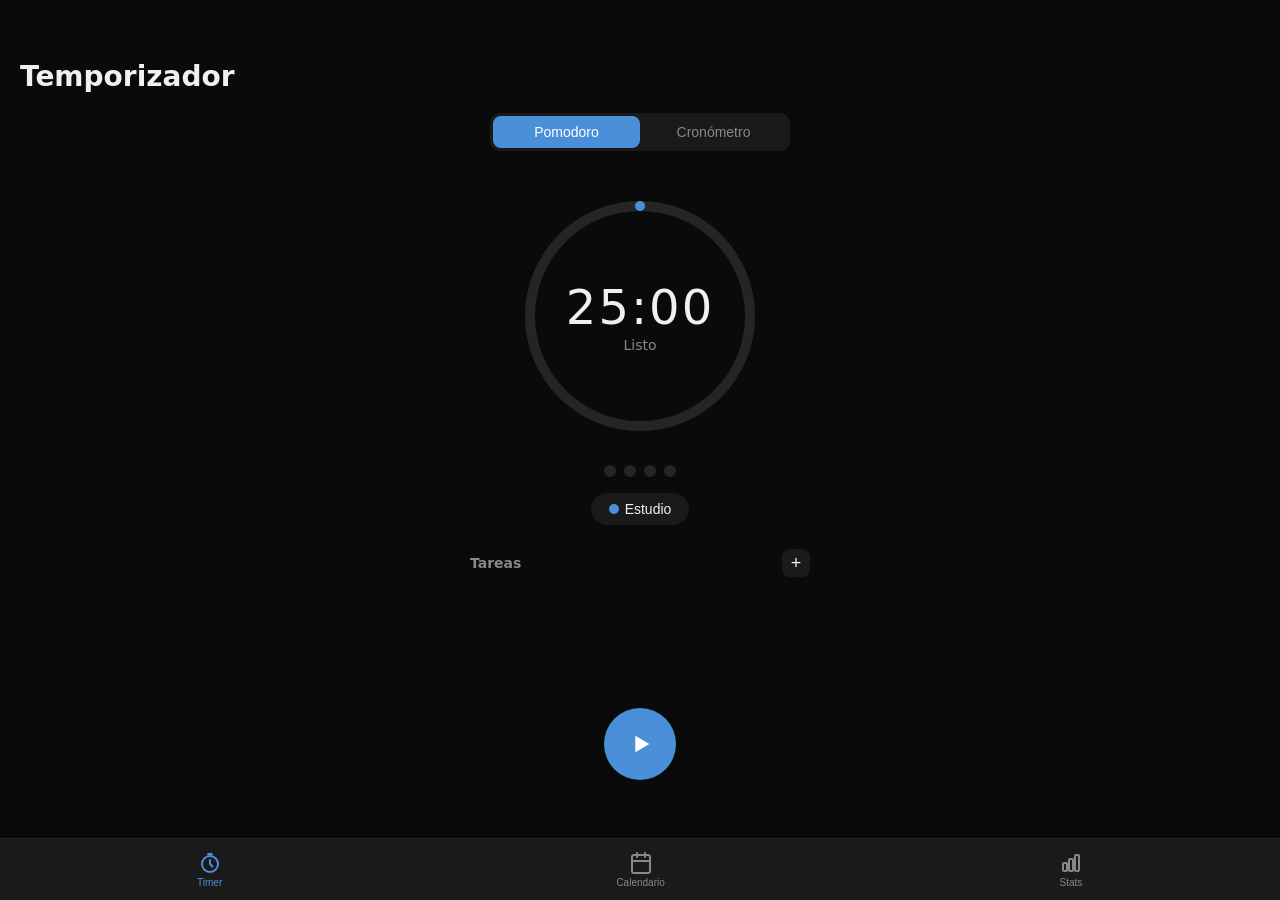
<file: index.html>
<!DOCTYPE html>
<html lang="es">
<head>
    <meta charset="UTF-8">
    <meta name="viewport" content="width=device-width, initial-scale=1.0, user-scalable=no, viewport-fit=cover">
    <meta name="apple-mobile-web-app-capable" content="yes">
    <meta name="apple-mobile-web-app-status-bar-style" content="black-translucent">
    <meta name="apple-mobile-web-app-title" content="FocusTimer">
    <meta name="theme-color" content="#0a0a0a">
    <link rel="manifest" href="manifest.json">
    <link rel="apple-touch-icon" href="icon-192.png">
    <link rel="icon" type="image/svg+xml" href="icon-192.svg">
    <title>FocusTimer</title>
    <link rel="stylesheet" href="style.css">
</head>
<body>
    <!-- Tab: Temporizador -->
    <main id="tab-timer" class="tab-content active">
        <h1 class="tab-title">Temporizador</h1>

        <div class="mode-toggle">
            <button class="mode-btn active" data-mode="pomodoro">Pomodoro</button>
            <button class="mode-btn" data-mode="libre">Cronómetro</button>
        </div>

        <!-- Pomodoro Ring -->
        <div id="timer-display" class="timer-display">
            <svg id="ring-svg" class="ring" viewBox="0 0 200 200">
                <circle class="ring-bg" cx="100" cy="100" r="88" />
                <circle id="ring-progress" class="ring-fg" cx="100" cy="100" r="88"
                    stroke-dasharray="553" stroke-dashoffset="0" />
            </svg>
            <div class="timer-center">
                <span id="timer-time" class="timer-time">25:00</span>
                <span id="timer-label" class="timer-label">Listo</span>
            </div>
        </div>

        <!-- Pomodoro dots -->
        <div id="pomodoro-dots" class="pomodoro-dots">
            <span class="dot"></span>
            <span class="dot"></span>
            <span class="dot"></span>
            <span class="dot"></span>
        </div>

        <!-- Category selector -->
        <button id="btn-category" class="category-chip">
            <span id="cat-dot" class="cat-dot"></span>
            <span id="cat-name">Sin categoría</span>
        </button>

        <!-- Task checklist -->
        <div class="tasks-section">
            <div class="tasks-header">
                <span class="tasks-title">Tareas</span>
                <button id="btn-toggle-tasks" class="tasks-toggle">+</button>
            </div>
            <div id="tasks-input-row" class="tasks-input-row hidden">
                <input id="task-input" type="text" placeholder="Nueva tarea..." maxlength="100">
                <button id="btn-add-task" class="task-add-btn">Agregar</button>
            </div>
            <ul id="task-list" class="task-list"></ul>
        </div>

        <!-- Controls -->
        <div class="controls">
            <button id="btn-stop" class="ctrl-btn ctrl-secondary hidden">
                <svg viewBox="0 0 24 24"><rect x="6" y="6" width="12" height="12" rx="2"/></svg>
            </button>
            <button id="btn-play" class="ctrl-btn ctrl-primary">
                <svg id="icon-play" viewBox="0 0 24 24"><polygon points="8,5 20,12 8,19"/></svg>
                <svg id="icon-pause" viewBox="0 0 24 24" class="hidden"><rect x="6" y="5" width="4" height="14" rx="1"/><rect x="14" y="5" width="4" height="14" rx="1"/></svg>
            </button>
            <button id="btn-reset" class="ctrl-btn ctrl-secondary hidden">
                <svg viewBox="0 0 24 24"><path d="M3.5 2v6h6M3.7 8A9 9 0 1 1 3 12" fill="none" stroke="currentColor" stroke-width="2" stroke-linecap="round"/></svg>
            </button>
        </div>
    </main>

    <!-- Tab: Calendario -->
    <main id="tab-calendar" class="tab-content">
        <h1 class="tab-title">Calendario</h1>
        <div class="cal-header">
            <button id="cal-prev" class="cal-nav">&lt;</button>
            <span id="cal-month" class="cal-month"></span>
            <button id="cal-next" class="cal-nav">&gt;</button>
        </div>
        <div class="cal-weekdays">
            <span>L</span><span>M</span><span>X</span><span>J</span><span>V</span><span>S</span><span>D</span>
        </div>
        <div id="cal-grid" class="cal-grid"></div>

        <!-- Day detail modal -->
        <div id="day-modal" class="modal hidden">
            <div class="modal-content">
                <div class="modal-header">
                    <h2 id="modal-date"></h2>
                    <button id="modal-close" class="modal-close">&times;</button>
                </div>
                <div id="modal-summary" class="modal-summary"></div>
                <div id="modal-sessions" class="modal-sessions"></div>
            </div>
        </div>
    </main>

    <!-- Tab: Estadísticas -->
    <main id="tab-stats" class="tab-content">
        <h1 class="tab-title">Estadísticas</h1>
        <div class="mode-toggle">
            <button class="period-btn active" data-period="hoy">Hoy</button>
            <button class="period-btn" data-period="semana">Semana</button>
            <button class="period-btn" data-period="mes">Mes</button>
        </div>
        <div class="stats-cards">
            <div class="stat-card">
                <span id="stat-time" class="stat-value">0m</span>
                <span class="stat-label">Tiempo total</span>
            </div>
            <div class="stat-card">
                <span id="stat-sessions" class="stat-value">0</span>
                <span class="stat-label">Sesiones</span>
            </div>
            <div class="stat-card">
                <span id="stat-mood" class="stat-value">—</span>
                <span class="stat-label">Ánimo prom.</span>
            </div>
        </div>
        <h3 class="section-title">Por categoría</h3>
        <div id="stats-breakdown" class="stats-breakdown"></div>
        <button id="btn-manage-cats" class="manage-cats-btn">Gestionar categorías</button>

        <div class="export-section">
            <button id="btn-export" class="export-btn">Exportar datos (JSON)</button>
            <label id="btn-import" class="export-btn import-btn">
                Importar datos
                <input type="file" id="import-file" accept=".json" hidden>
            </label>
        </div>
    </main>

    <!-- Mood rating modal -->
    <div id="mood-modal" class="modal hidden">
        <div class="modal-content">
            <div class="modal-header">
                <h2>¿Cómo te sentiste?</h2>
            </div>
            <p class="mood-subtitle">Valora tu sesión del 1 al 10</p>
            <div id="mood-buttons" class="mood-buttons">
                <button class="mood-btn" data-mood="1">1</button>
                <button class="mood-btn" data-mood="2">2</button>
                <button class="mood-btn" data-mood="3">3</button>
                <button class="mood-btn" data-mood="4">4</button>
                <button class="mood-btn" data-mood="5">5</button>
                <button class="mood-btn" data-mood="6">6</button>
                <button class="mood-btn" data-mood="7">7</button>
                <button class="mood-btn" data-mood="8">8</button>
                <button class="mood-btn" data-mood="9">9</button>
                <button class="mood-btn" data-mood="10">10</button>
            </div>
            <button id="mood-skip" class="mood-skip">Omitir</button>
        </div>
    </div>

    <!-- Category picker modal -->
    <div id="cat-modal" class="modal hidden">
        <div class="modal-content">
            <div class="modal-header">
                <h2>Categoría</h2>
                <button id="cat-modal-close" class="modal-close">&times;</button>
            </div>
            <div id="cat-list" class="cat-list"></div>
        </div>
    </div>

    <!-- Category manager modal -->
    <div id="cat-manager-modal" class="modal hidden">
        <div class="modal-content">
            <div class="modal-header">
                <h2>Categorías</h2>
                <button id="cat-manager-close" class="modal-close">&times;</button>
            </div>
            <div id="cat-manager-list" class="cat-list"></div>
            <div class="cat-editor">
                <input id="cat-edit-name" type="text" placeholder="Nombre" maxlength="30">
                <input id="cat-edit-color" type="color" value="#4A90D9">
                <button id="cat-edit-save" class="cat-save-btn">Agregar</button>
            </div>
        </div>
    </div>

    <!-- Tab bar -->
    <nav class="tab-bar">
        <button class="tab active" data-tab="timer">
            <svg viewBox="0 0 24 24"><circle cx="12" cy="13" r="8" fill="none" stroke="currentColor" stroke-width="2"/><path d="M12 9v4l2.5 2.5" fill="none" stroke="currentColor" stroke-width="2" stroke-linecap="round"/><path d="M12 5V3M10 3h4" fill="none" stroke="currentColor" stroke-width="2" stroke-linecap="round"/></svg>
            <span>Timer</span>
        </button>
        <button class="tab" data-tab="calendar">
            <svg viewBox="0 0 24 24"><rect x="3" y="4" width="18" height="18" rx="2" fill="none" stroke="currentColor" stroke-width="2"/><path d="M16 2v4M8 2v4M3 10h18" fill="none" stroke="currentColor" stroke-width="2" stroke-linecap="round"/></svg>
            <span>Calendario</span>
        </button>
        <button class="tab" data-tab="stats">
            <svg viewBox="0 0 24 24"><rect x="4" y="12" width="4" height="8" rx="1" fill="none" stroke="currentColor" stroke-width="2"/><rect x="10" y="8" width="4" height="12" rx="1" fill="none" stroke="currentColor" stroke-width="2"/><rect x="16" y="4" width="4" height="16" rx="1" fill="none" stroke="currentColor" stroke-width="2"/></svg>
            <span>Stats</span>
        </button>
    </nav>

    <script src="app.js"></script>
</body>
</html>
</file>
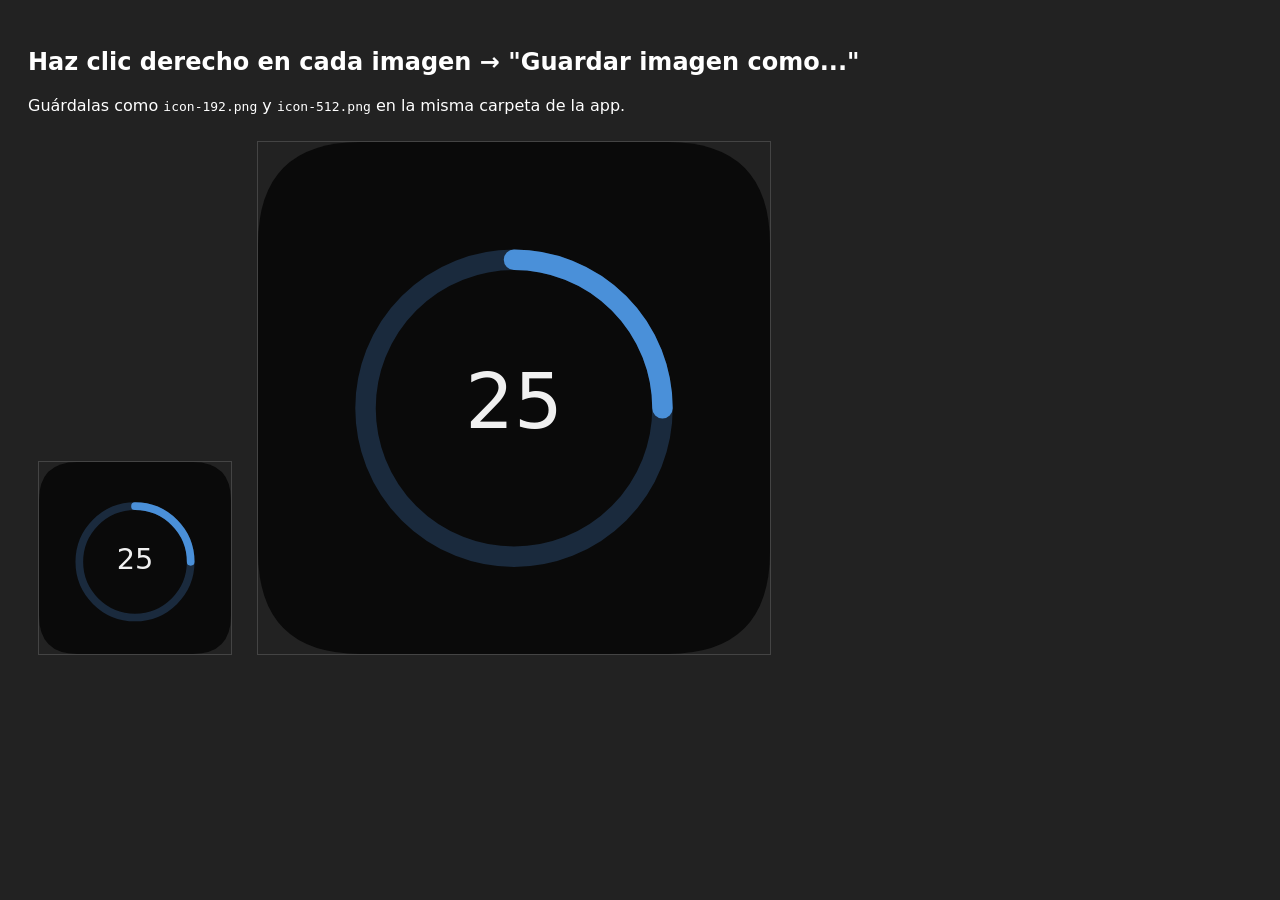
<file: generate-icons.html>
<!DOCTYPE html>
<html><head><title>Generar íconos</title></head>
<body style="background:#222;color:#fff;font-family:system-ui;padding:20px">
<h2>Haz clic derecho en cada imagen → "Guardar imagen como..."</h2>
<p>Guárdalas como <code>icon-192.png</code> y <code>icon-512.png</code> en la misma carpeta de la app.</p>
<canvas id="c192" width="192" height="192" style="border:1px solid #444;margin:10px"></canvas>
<canvas id="c512" width="512" height="512" style="border:1px solid #444;margin:10px"></canvas>
<script>
function drawIcon(canvas) {
    const s = canvas.width;
    const ctx = canvas.getContext('2d');
    const r = s * 0.2;

    // Rounded rect background
    ctx.beginPath();
    ctx.moveTo(r, 0);
    ctx.lineTo(s - r, 0);
    ctx.quadraticCurveTo(s, 0, s, r);
    ctx.lineTo(s, s - r);
    ctx.quadraticCurveTo(s, s, s - r, s);
    ctx.lineTo(r, s);
    ctx.quadraticCurveTo(0, s, 0, s - r);
    ctx.lineTo(0, r);
    ctx.quadraticCurveTo(0, 0, r, 0);
    ctx.fillStyle = '#0a0a0a';
    ctx.fill();

    const cx = s / 2, cy = s * 0.52, radius = s * 0.29;

    // Circle bg
    ctx.beginPath();
    ctx.arc(cx, cy, radius, 0, Math.PI * 2);
    ctx.strokeStyle = '#1a2a3d';
    ctx.lineWidth = s * 0.04;
    ctx.stroke();

    // Progress arc
    ctx.beginPath();
    ctx.arc(cx, cy, radius, -Math.PI / 2, -Math.PI / 2 + Math.PI * 0.5);
    ctx.strokeStyle = '#4A90D9';
    ctx.lineWidth = s * 0.04;
    ctx.lineCap = 'round';
    ctx.stroke();

    // Text
    ctx.fillStyle = '#f0f0f0';
    ctx.font = `300 ${s * 0.15}px system-ui`;
    ctx.textAlign = 'center';
    ctx.textBaseline = 'middle';
    ctx.fillText('25', cx, cy);
}
drawIcon(document.getElementById('c192'));
drawIcon(document.getElementById('c512'));
</script>
</body></html>
</file>
<file: style.css>
* { margin: 0; padding: 0; box-sizing: border-box; }

:root {
    --bg: #0a0a0a;
    --surface: #1a1a1a;
    --surface2: #252525;
    --text: #f0f0f0;
    --text2: #888;
    --accent: #4A90D9;
    --safe-bottom: env(safe-area-inset-bottom, 0px);
}

body {
    font-family: -apple-system, BlinkMacSystemFont, 'SF Pro', system-ui, sans-serif;
    background: var(--bg);
    color: var(--text);
    min-height: 100dvh;
    overflow: hidden;
    -webkit-user-select: none;
    user-select: none;
}

/* Tabs */
.tab-content {
    display: none;
    flex-direction: column;
    align-items: center;
    padding: 60px 20px 100px;
    height: 100dvh;
    overflow-y: auto;
}
.tab-content.active { display: flex; }

.tab-title {
    font-size: 28px;
    font-weight: 700;
    margin-bottom: 20px;
    width: 100%;
}

/* Tab bar */
.tab-bar {
    position: fixed;
    bottom: 0;
    left: 0;
    right: 0;
    display: flex;
    justify-content: space-around;
    background: var(--surface);
    border-top: 1px solid var(--surface2);
    padding: 8px 0 calc(8px + var(--safe-bottom));
    z-index: 100;
}
.tab {
    background: none;
    border: none;
    color: var(--text2);
    display: flex;
    flex-direction: column;
    align-items: center;
    gap: 2px;
    font-size: 10px;
    cursor: pointer;
    padding: 4px 16px;
}
.tab svg { width: 24px; height: 24px; pointer-events: none; }
.tab.active { color: var(--accent); }
.tab.active svg { stroke: var(--accent); }

/* Mode toggle */
.mode-toggle {
    display: flex;
    background: var(--surface);
    border-radius: 10px;
    padding: 3px;
    margin-bottom: 24px;
    width: 100%;
    max-width: 300px;
}
.mode-btn, .period-btn {
    flex: 1;
    padding: 8px 16px;
    border: none;
    background: none;
    color: var(--text2);
    border-radius: 8px;
    font-size: 14px;
    cursor: pointer;
    transition: all 0.2s;
}
.mode-btn.active, .period-btn.active {
    background: var(--accent);
    color: white;
}

/* Timer display */
.timer-display {
    position: relative;
    width: 250px;
    height: 250px;
    margin: 16px 0;
}
.ring { width: 100%; height: 100%; transform: rotate(-90deg); }
.ring-bg { fill: none; stroke: var(--surface2); stroke-width: 8; }
.ring-fg {
    fill: none;
    stroke: var(--accent);
    stroke-width: 8;
    stroke-linecap: round;
    transition: stroke-dashoffset 0.5s linear;
}
.timer-center {
    position: absolute;
    top: 50%; left: 50%;
    transform: translate(-50%, -50%);
    text-align: center;
}
.timer-time {
    display: block;
    font-size: 48px;
    font-weight: 300;
    font-variant-numeric: tabular-nums;
    letter-spacing: 2px;
}
.timer-label {
    font-size: 14px;
    color: var(--text2);
}

/* Pomodoro dots */
.pomodoro-dots {
    display: flex;
    gap: 8px;
    margin: 8px 0 16px;
}
.dot {
    width: 12px;
    height: 12px;
    border-radius: 50%;
    background: var(--surface2);
    transition: background 0.3s;
}
.dot.filled { background: var(--accent); }

/* Category chip */
.category-chip {
    display: flex;
    align-items: center;
    gap: 6px;
    padding: 8px 18px;
    background: var(--surface);
    border: none;
    border-radius: 20px;
    color: var(--text);
    font-size: 14px;
    cursor: pointer;
    margin-bottom: 24px;
}
.cat-dot {
    width: 10px;
    height: 10px;
    border-radius: 50%;
    background: var(--accent);
}

/* Controls */
.controls {
    display: flex;
    align-items: center;
    gap: 20px;
    margin-top: auto;
    padding-bottom: 20px;
}
.ctrl-btn {
    border: none;
    border-radius: 50%;
    cursor: pointer;
    display: flex;
    align-items: center;
    justify-content: center;
    transition: transform 0.15s;
}
.ctrl-btn:active { transform: scale(0.9); }
.ctrl-btn svg { fill: currentColor; pointer-events: none; }
.ctrl-primary {
    width: 72px;
    height: 72px;
    background: var(--accent);
    color: white;
}
.ctrl-primary svg { width: 28px; height: 28px; }
.ctrl-secondary {
    width: 52px;
    height: 52px;
    background: var(--surface);
    color: var(--text);
}
.ctrl-secondary svg { width: 22px; height: 22px; }

/* Calendar */
.cal-header {
    display: flex;
    align-items: center;
    justify-content: space-between;
    width: 100%;
    margin-bottom: 16px;
}
.cal-month { font-size: 18px; font-weight: 600; }
.cal-nav {
    background: var(--surface);
    border: none;
    color: var(--text);
    width: 36px;
    height: 36px;
    border-radius: 10px;
    font-size: 16px;
    cursor: pointer;
}
.cal-weekdays {
    display: grid;
    grid-template-columns: repeat(7, 1fr);
    width: 100%;
    margin-bottom: 4px;
}
.cal-weekdays span {
    text-align: center;
    font-size: 12px;
    font-weight: 600;
    color: var(--text2);
}
.cal-grid {
    display: grid;
    grid-template-columns: repeat(7, 1fr);
    gap: 3px;
    width: 100%;
}
.cal-cell {
    aspect-ratio: 1;
    display: flex;
    flex-direction: column;
    align-items: center;
    justify-content: center;
    border-radius: 8px;
    font-size: 13px;
    cursor: pointer;
    gap: 2px;
    position: relative;
}
.cal-cell.today { font-weight: 700; color: var(--accent); }
.cal-cell.has-data { background: var(--surface2); }
.cal-cell-dots {
    display: flex;
    gap: 2px;
}
.cal-cell-dots span {
    width: 4px;
    height: 4px;
    border-radius: 50%;
}

/* Modal */
.modal {
    position: fixed;
    top: 0; left: 0; right: 0; bottom: 0;
    background: rgba(0,0,0,0.6);
    display: flex;
    align-items: flex-end;
    z-index: 200;
    animation: fadeIn 0.2s;
}
.modal.hidden { display: none; }
.modal-content {
    background: var(--surface);
    width: 100%;
    max-height: 70dvh;
    border-radius: 16px 16px 0 0;
    padding: 20px;
    padding-bottom: calc(20px + var(--safe-bottom));
    overflow-y: auto;
    animation: slideUp 0.25s;
}
@keyframes fadeIn { from { opacity: 0; } }
@keyframes slideUp { from { transform: translateY(100%); } }
.modal-header {
    display: flex;
    justify-content: space-between;
    align-items: center;
    margin-bottom: 16px;
}
.modal-header h2 { font-size: 18px; }
.modal-close {
    background: none;
    border: none;
    color: var(--text2);
    font-size: 24px;
    cursor: pointer;
}
.modal-summary {
    display: flex;
    gap: 24px;
    margin-bottom: 16px;
    padding: 12px;
    background: var(--surface2);
    border-radius: 10px;
}
.modal-summary div { text-align: center; flex: 1; }
.modal-summary .val { font-size: 20px; font-weight: 700; display: block; }
.modal-summary .lbl { font-size: 12px; color: var(--text2); }
.modal-sessions { display: flex; flex-direction: column; gap: 8px; }
.session-row {
    display: flex;
    align-items: center;
    gap: 8px;
    padding: 10px;
    background: var(--surface2);
    border-radius: 8px;
}
.session-row .s-dot {
    width: 10px;
    height: 10px;
    border-radius: 50%;
    flex-shrink: 0;
}
.session-row .s-name { flex: 1; font-size: 14px; }
.session-row .s-info {
    text-align: right;
    font-size: 13px;
}
.session-row .s-mode {
    font-size: 11px;
    color: var(--text2);
}

/* Category list */
.cat-list { display: flex; flex-direction: column; gap: 4px; }
.cat-item {
    display: flex;
    align-items: center;
    gap: 10px;
    padding: 12px;
    border-radius: 8px;
    cursor: pointer;
    background: var(--surface2);
}
.cat-item:active { opacity: 0.7; }
.cat-item .ci-dot {
    width: 14px;
    height: 14px;
    border-radius: 50%;
    flex-shrink: 0;
}
.cat-item .ci-name { flex: 1; font-size: 15px; }
.cat-item .ci-check { color: var(--accent); font-size: 18px; }
.cat-item .ci-badge {
    font-size: 11px;
    color: var(--text2);
}
.cat-item .ci-delete {
    background: none;
    border: none;
    color: #e74c3c;
    font-size: 18px;
    cursor: pointer;
    padding: 0 4px;
}

/* Cat editor */
.cat-editor {
    display: flex;
    gap: 8px;
    margin-top: 12px;
    align-items: center;
}
.cat-editor input[type="text"] {
    flex: 1;
    padding: 10px;
    background: var(--bg);
    border: 1px solid var(--surface2);
    border-radius: 8px;
    color: var(--text);
    font-size: 14px;
}
.cat-editor input[type="color"] {
    width: 40px;
    height: 40px;
    border: none;
    border-radius: 8px;
    cursor: pointer;
    background: none;
}
.cat-save-btn {
    padding: 10px 16px;
    background: var(--accent);
    color: white;
    border: none;
    border-radius: 8px;
    font-size: 14px;
    cursor: pointer;
}

/* Stats */
.stats-cards {
    display: flex;
    gap: 12px;
    width: 100%;
    margin-bottom: 24px;
}
.stat-card {
    flex: 1;
    background: var(--surface);
    border-radius: 12px;
    padding: 16px;
    text-align: center;
}
.stat-value {
    display: block;
    font-size: 28px;
    font-weight: 700;
}
.stat-label {
    font-size: 12px;
    color: var(--text2);
}
.section-title {
    width: 100%;
    font-size: 16px;
    margin-bottom: 12px;
    color: var(--text2);
}
.stats-breakdown {
    width: 100%;
    display: flex;
    flex-direction: column;
    gap: 12px;
    margin-bottom: 24px;
}
.bar-row { width: 100%; }
.bar-header {
    display: flex;
    align-items: center;
    gap: 6px;
    margin-bottom: 4px;
    font-size: 14px;
}
.bar-header .b-dot {
    width: 10px;
    height: 10px;
    border-radius: 50%;
}
.bar-header .b-name { flex: 1; }
.bar-header .b-time { color: var(--text2); font-variant-numeric: tabular-nums; }
.bar-header .b-count { color: var(--text2); font-size: 12px; }
.bar-track {
    width: 100%;
    height: 8px;
    background: var(--surface2);
    border-radius: 4px;
    overflow: hidden;
}
.bar-fill {
    height: 100%;
    border-radius: 4px;
    transition: width 0.4s;
}

.manage-cats-btn {
    background: var(--surface);
    border: none;
    color: var(--accent);
    padding: 14px;
    width: 100%;
    border-radius: 10px;
    font-size: 15px;
    cursor: pointer;
}

/* Export/Import */
.export-section {
    width: 100%;
    margin-top: 16px;
    display: flex;
    gap: 8px;
}
.export-btn {
    flex: 1;
    padding: 14px;
    background: var(--surface);
    border: 1px solid var(--surface2);
    color: var(--text);
    border-radius: 10px;
    font-size: 14px;
    cursor: pointer;
    text-align: center;
}
.import-btn { color: var(--text2); }
.export-btn:active { opacity: 0.7; }

/* Tasks */
.tasks-section {
    width: 100%;
    max-width: 340px;
    margin-bottom: 16px;
}
.tasks-header {
    display: flex;
    justify-content: space-between;
    align-items: center;
    margin-bottom: 8px;
}
.tasks-title {
    font-size: 14px;
    font-weight: 600;
    color: var(--text2);
}
.tasks-toggle {
    background: var(--surface);
    border: none;
    color: var(--text);
    width: 28px;
    height: 28px;
    border-radius: 8px;
    font-size: 18px;
    cursor: pointer;
    line-height: 1;
}
.tasks-input-row {
    display: flex;
    gap: 6px;
    margin-bottom: 8px;
}
.tasks-input-row input {
    flex: 1;
    padding: 8px 10px;
    background: var(--surface);
    border: 1px solid var(--surface2);
    border-radius: 8px;
    color: var(--text);
    font-size: 13px;
}
.task-add-btn {
    padding: 8px 12px;
    background: var(--accent);
    color: white;
    border: none;
    border-radius: 8px;
    font-size: 13px;
    cursor: pointer;
}
.task-list {
    list-style: none;
    display: flex;
    flex-direction: column;
    gap: 4px;
}
.task-item {
    display: flex;
    align-items: center;
    gap: 8px;
    padding: 8px 10px;
    background: var(--surface);
    border-radius: 8px;
    font-size: 13px;
}
.task-item.done .task-text {
    text-decoration: line-through;
    color: var(--text2);
}
.task-check {
    width: 18px;
    height: 18px;
    border-radius: 50%;
    border: 2px solid var(--text2);
    background: none;
    cursor: pointer;
    flex-shrink: 0;
    padding: 0;
    display: flex;
    align-items: center;
    justify-content: center;
    color: transparent;
    font-size: 11px;
}
.task-item.done .task-check {
    border-color: var(--accent);
    background: var(--accent);
    color: white;
}
.task-text { flex: 1; }
.task-delete {
    background: none;
    border: none;
    color: var(--text2);
    cursor: pointer;
    font-size: 16px;
    padding: 0 2px;
}

/* Mood rating */
.mood-subtitle {
    color: var(--text2);
    font-size: 14px;
    margin-bottom: 16px;
    text-align: center;
}
.mood-buttons {
    display: grid;
    grid-template-columns: repeat(5, 1fr);
    gap: 8px;
    margin-bottom: 16px;
}
.mood-btn {
    aspect-ratio: 1;
    border: 2px solid var(--surface2);
    border-radius: 12px;
    background: var(--surface2);
    color: var(--text);
    font-size: 18px;
    font-weight: 600;
    cursor: pointer;
    transition: all 0.15s;
}
.mood-btn:active, .mood-btn.selected {
    border-color: var(--accent);
    background: var(--accent);
    color: white;
}
.mood-skip {
    width: 100%;
    padding: 12px;
    background: none;
    border: 1px solid var(--surface2);
    border-radius: 10px;
    color: var(--text2);
    font-size: 14px;
    cursor: pointer;
}

/* Session mood/tasks in detail */
.s-mood {
    font-size: 11px;
    color: var(--text2);
}
.s-tasks {
    margin-top: 6px;
    padding-left: 18px;
    font-size: 12px;
    color: var(--text2);
}
.s-tasks li { margin-bottom: 2px; }
.s-tasks li.task-done { text-decoration: line-through; }
.s-tasks li.task-pending { color: var(--text); }

/* Stats mood average */
.stat-mood {
    display: flex;
    align-items: center;
    justify-content: center;
    gap: 4px;
}

.hidden { display: none !important; }

.empty-msg {
    color: var(--text2);
    font-size: 14px;
    text-align: center;
    padding: 20px;
}
</file>
